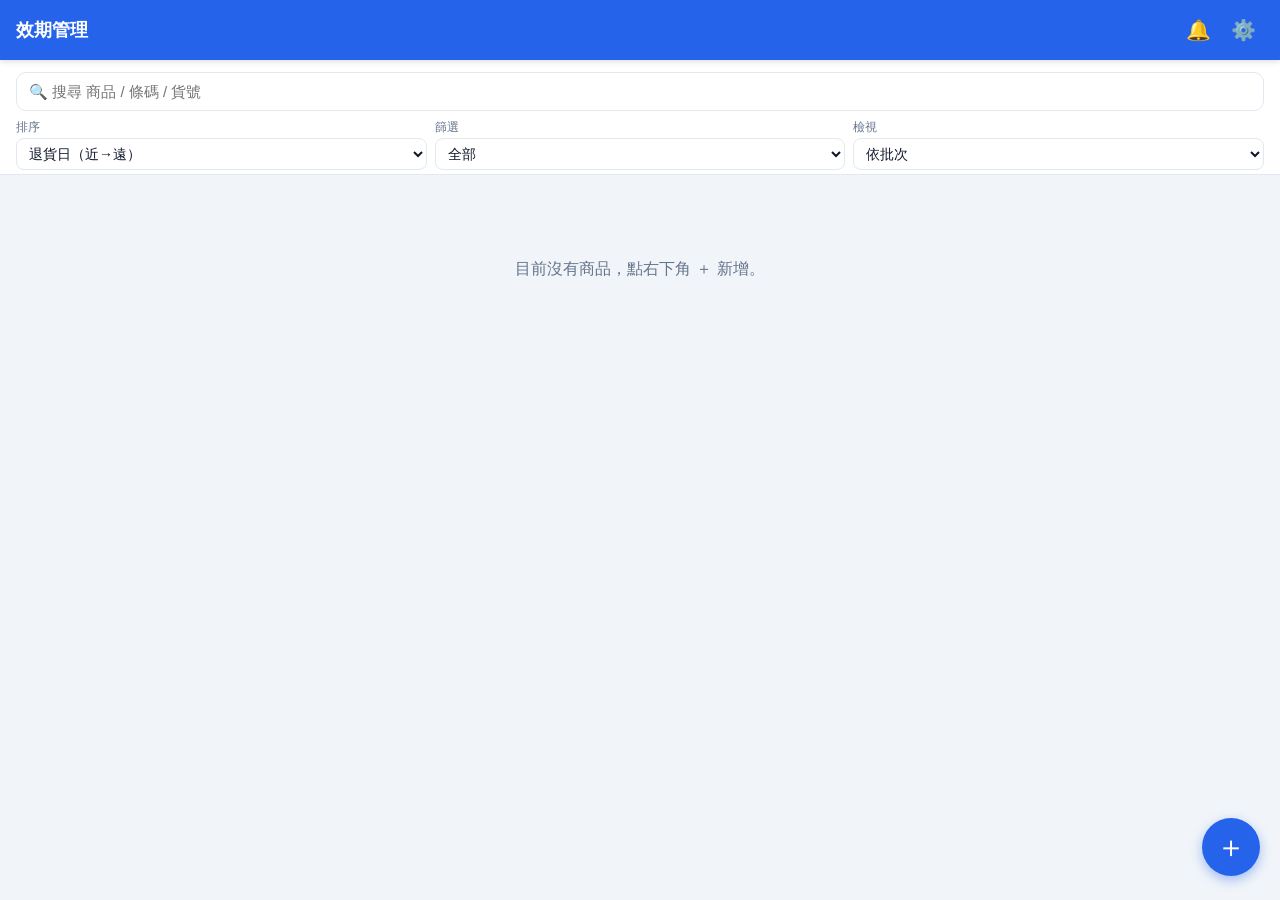
<file: index.html>
<!DOCTYPE html>
<html lang="zh-Hant">
<head>
  <meta charset="UTF-8" />
  <meta name="viewport" content="width=device-width, initial-scale=1.0, maximum-scale=1.0, user-scalable=no" />
  <meta name="theme-color" content="#2563eb" />
  <title>效期管理</title>
  <link rel="manifest" href="manifest.webmanifest" />
  <link rel="icon" href="icon.svg" type="image/svg+xml" />
  <link rel="apple-touch-icon" href="icon.svg" />
  <link rel="stylesheet" href="css/styles.css" />
</head>
<body>
  <!-- ===== 商品列表 ===== -->
  <section id="screen-list" class="screen active">
    <header class="appbar">
      <h1>效期管理</h1>
      <div class="appbar-actions">
        <button id="btn-open-alerts" class="icon-btn" title="提醒中心" aria-label="提醒中心">
          🔔<span id="alert-badge" class="badge" hidden>0</span>
        </button>
        <button id="btn-open-settings" class="icon-btn" title="設定" aria-label="設定">⚙️</button>
      </div>
    </header>

    <div class="toolbar">
      <input id="search-input" class="search" type="search" placeholder="🔍 搜尋 商品 / 條碼 / 貨號" />
      <div class="toolbar-row">
        <label class="select-wrap">排序
          <select id="sort-select">
            <option value="returnDate">退貨日（近→遠）</option>
            <option value="expiry">有效日期（近→遠）</option>
            <option value="created">建立時間（新→舊）</option>
            <option value="name">名稱</option>
          </select>
        </label>
        <label class="select-wrap">篩選
          <select id="filter-select">
            <option value="all">全部</option>
            <option value="overdue">已過退貨日</option>
            <option value="soon">即將到期(7天內)</option>
            <option value="safe">安全</option>
          </select>
        </label>
        <label class="select-wrap">檢視
          <select id="group-select">
            <option value="batch">依批次</option>
            <option value="product">依商品分組</option>
          </select>
        </label>
      </div>
    </div>

    <main id="list-container" class="list"></main>
    <p id="list-empty" class="empty" hidden>目前沒有商品，點右下角 ＋ 新增。</p>

    <button id="btn-add" class="fab" title="新增商品" aria-label="新增商品">＋</button>
  </section>

  <!-- ===== 新增 / 編輯 ===== -->
  <section id="screen-form" class="screen">
    <header class="appbar">
      <button class="icon-btn back-btn" data-back>←</button>
      <h1 id="form-title">新增商品</h1>
      <div class="appbar-actions">
        <button id="btn-save" class="text-btn">儲存</button>
      </div>
    </header>

    <form id="product-form" class="form" autocomplete="off">
      <input type="hidden" id="f-batch-id" />

      <fieldset>
        <legend>商品識別（條碼與貨號擇一）</legend>
        <div class="btn-row">
          <button type="button" id="btn-scan" class="chip-btn">📷 掃條碼</button>
          <span class="hint">或手動輸入下方欄位</span>
        </div>
        <label>國際條碼
          <input id="f-barcode" type="text" inputmode="numeric" placeholder="例如 4710xxxxxxxxx" />
        </label>
        <label>自設貨號（5~8 碼，可英數）
          <input id="f-code" type="text" maxlength="8" placeholder="例如 A12345" />
          <small id="code-error" class="field-error" hidden>貨號需為 5~8 碼英數字</small>
        </label>
      </fieldset>

      <fieldset>
        <legend>商品名稱</legend>
        <label>名稱
          <div class="input-with-btn">
            <input id="f-name" type="text" placeholder="例如 鮮奶 1L" />
            <button type="button" id="btn-voice-name" class="chip-btn" title="語音輸入">🎤</button>
          </div>
        </label>
      </fieldset>

      <fieldset>
        <legend>效期與提醒</legend>
        <label>有效日期
          <div class="input-with-btn">
            <input id="f-expiry" type="date" />
            <button type="button" id="btn-voice-date" class="chip-btn" title="語音口述日期">🎤</button>
          </div>
        </label>
        <label>提前提醒天數
          <input id="f-lead" type="number" min="0" max="3650" value="30" />
        </label>
        <p class="return-preview">退貨日：<strong id="return-preview">—</strong></p>
      </fieldset>

      <fieldset>
        <legend>其他</legend>
        <label>數量
          <input id="f-qty" type="number" min="0" value="1" />
        </label>
        <label>備註
          <input id="f-note" type="text" placeholder="例如 冷藏櫃 A 區" />
        </label>
      </fieldset>

    </form>
  </section>

  <!-- ===== 商品詳情 ===== -->
  <section id="screen-detail" class="screen">
    <header class="appbar">
      <button class="icon-btn back-btn" data-back>←</button>
      <h1>商品詳情</h1>
      <div class="appbar-actions">
        <button id="btn-edit" class="text-btn">編輯</button>
        <button id="btn-delete" class="text-btn danger">刪除</button>
      </div>
    </header>
    <main id="detail-container" class="detail"></main>
  </section>

  <!-- ===== 提醒中心 ===== -->
  <section id="screen-alerts" class="screen">
    <header class="appbar">
      <button class="icon-btn back-btn" data-back>←</button>
      <h1>提醒中心</h1>
    </header>
    <div id="bulk-calendar-bar" class="bulk-bar" hidden>
      <button id="btn-bulk-calendar" class="block-btn">📅 批量加入所有到期商品至行事曆</button>
    </div>
    <main id="alerts-container" class="list"></main>
  </section>

  <!-- ===== 設定 ===== -->
  <section id="screen-settings" class="screen">
    <header class="appbar">
      <button class="icon-btn back-btn" data-back>←</button>
      <h1>設定</h1>
    </header>
    <main class="settings">
      <label class="row">預設提前提醒天數
        <input id="s-lead" type="number" min="0" max="3650" />
      </label>
      <label class="row">每日提醒時間
        <input id="s-time" type="time" />
      </label>
      <label class="row">通知開關
        <input id="s-notify" type="checkbox" />
      </label>
      <button id="btn-test-notify" class="block-btn">🔔 發送測試通知</button>
      <p class="notify-tip">💡 建議搭配行事曆提醒：行事曆的提醒聲音更穩定，不受瀏覽器限制。新增商品時系統會自動詢問是否加入行事曆。</p>

      <h2>資料備份 / 還原</h2>
      <button id="btn-export" class="block-btn">⬆️ 匯出備份檔</button>
      <label class="block-btn file-label">⬇️ 從備份還原
        <input id="import-file" type="file" accept="application/json" hidden />
      </label>

      <p class="version">版本 1.5（2026-06-03）</p>
    </main>
  </section>

  <!-- ===== 掃碼覆蓋層 ===== -->
  <div id="scan-overlay" class="overlay" hidden>
    <div class="scan-box">
      <video id="scan-video" playsinline></video>
      <div class="scan-frame"></div>
    </div>
    <p id="scan-hint" class="scan-hint">把條碼對準框內即可自動辨識</p>
    <div class="btn-row center">
      <button id="btn-scan-manual" class="chip-btn">⌨️ 改用手動輸入</button>
      <button id="btn-scan-close" class="chip-btn">關閉</button>
    </div>
  </div>

  <!-- ===== 行事曆提醒對話框 ===== -->
  <div id="calendar-modal" class="modal-overlay" hidden>
    <div class="modal-card">
      <div class="modal-emoji">📅</div>
      <h2>加入退貨日提醒</h2>
      <p>行事曆提醒比 App 通知更可靠<br>到期當天會有聲音提醒您。</p>
      <p id="modal-product-name" class="modal-product-name"></p>
      <button id="btn-modal-calendar" class="modal-btn-primary">加入行事曆</button>
      <button id="btn-modal-skip" class="modal-btn-secondary">暫時略過</button>
    </div>
  </div>

  <!-- 新版本提示橫幅 -->
  <div id="update-banner" class="update-banner" hidden>
    <span>🆕 有新版本可用</span>
    <button id="btn-update">立即更新</button>
  </div>

  <!-- 提示訊息 -->
  <div id="toast" class="toast" hidden></div>

  <!-- ZXing：iPhone 等不支援原生 BarcodeDetector 時的備援掃碼引擎 -->
  <script src="js/zxing.min.js"></script>
  <script src="js/app.js"></script>
</body>
</html>
</file>
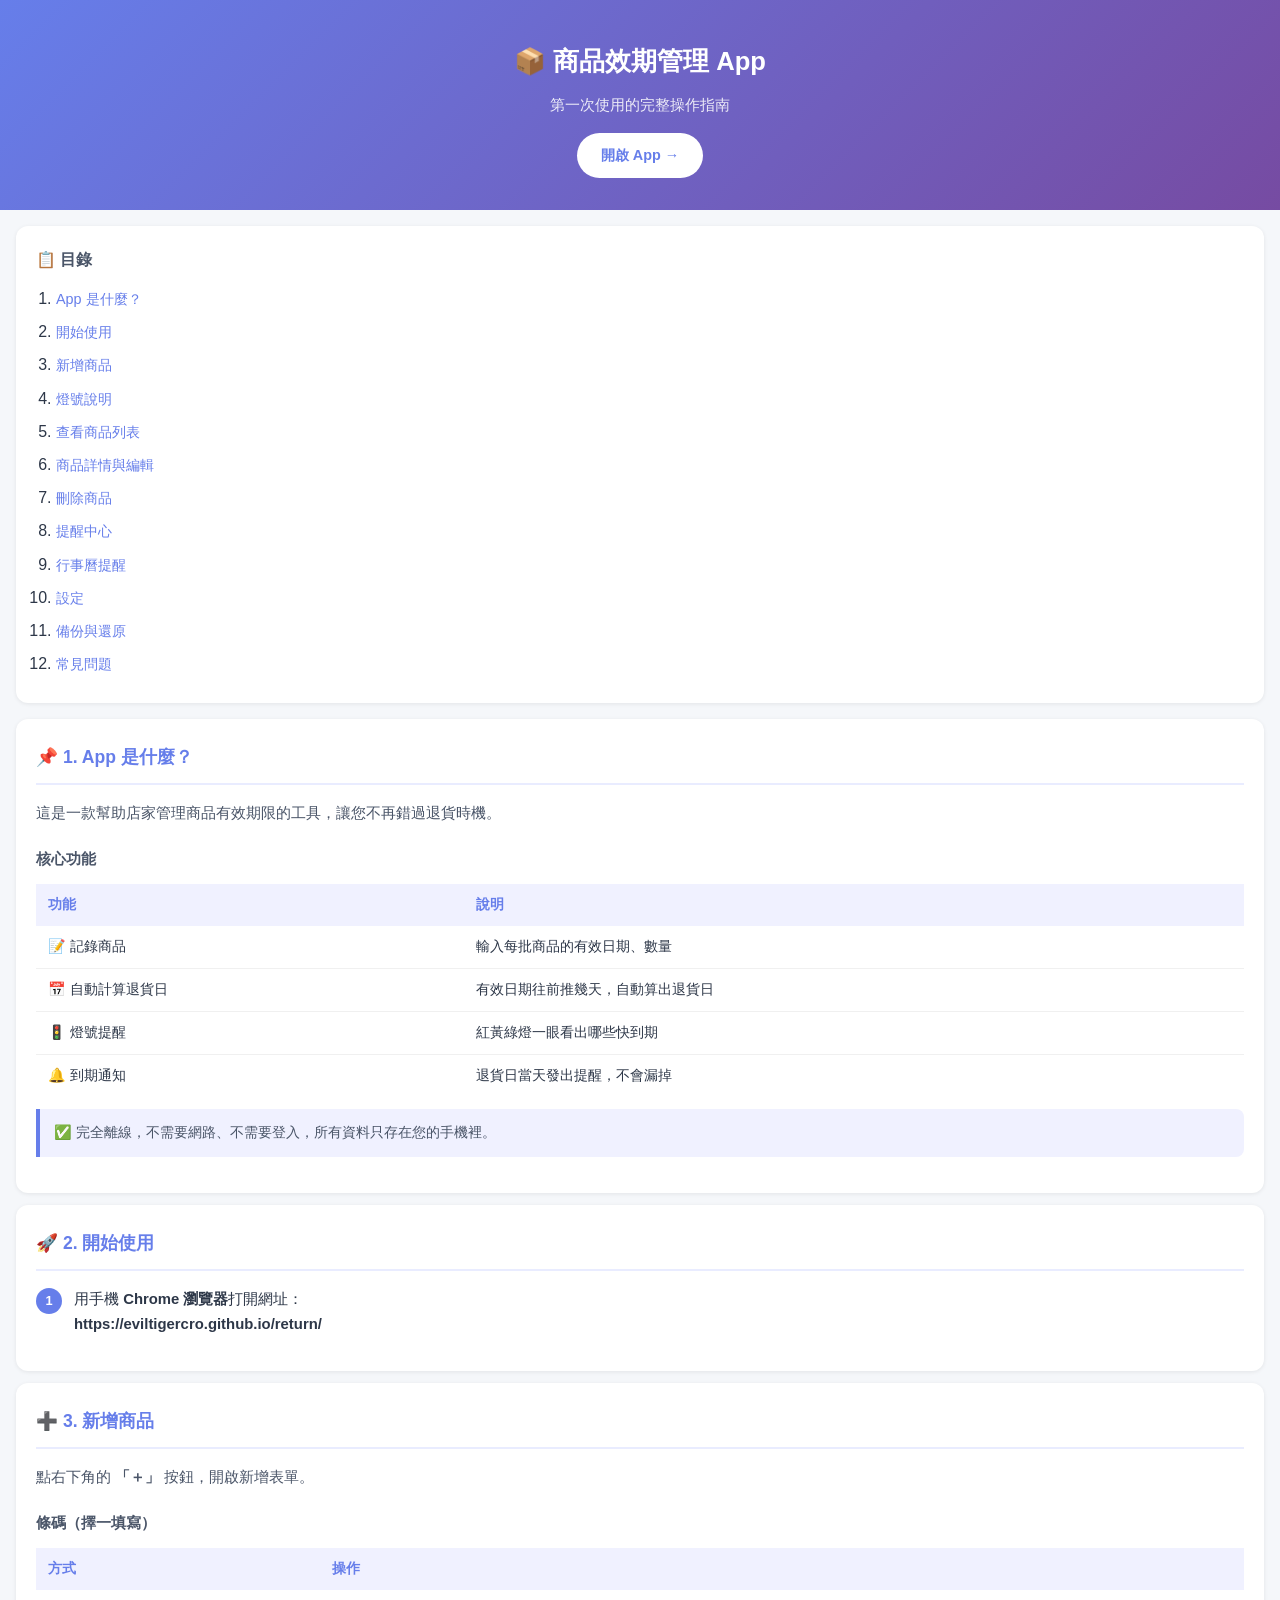
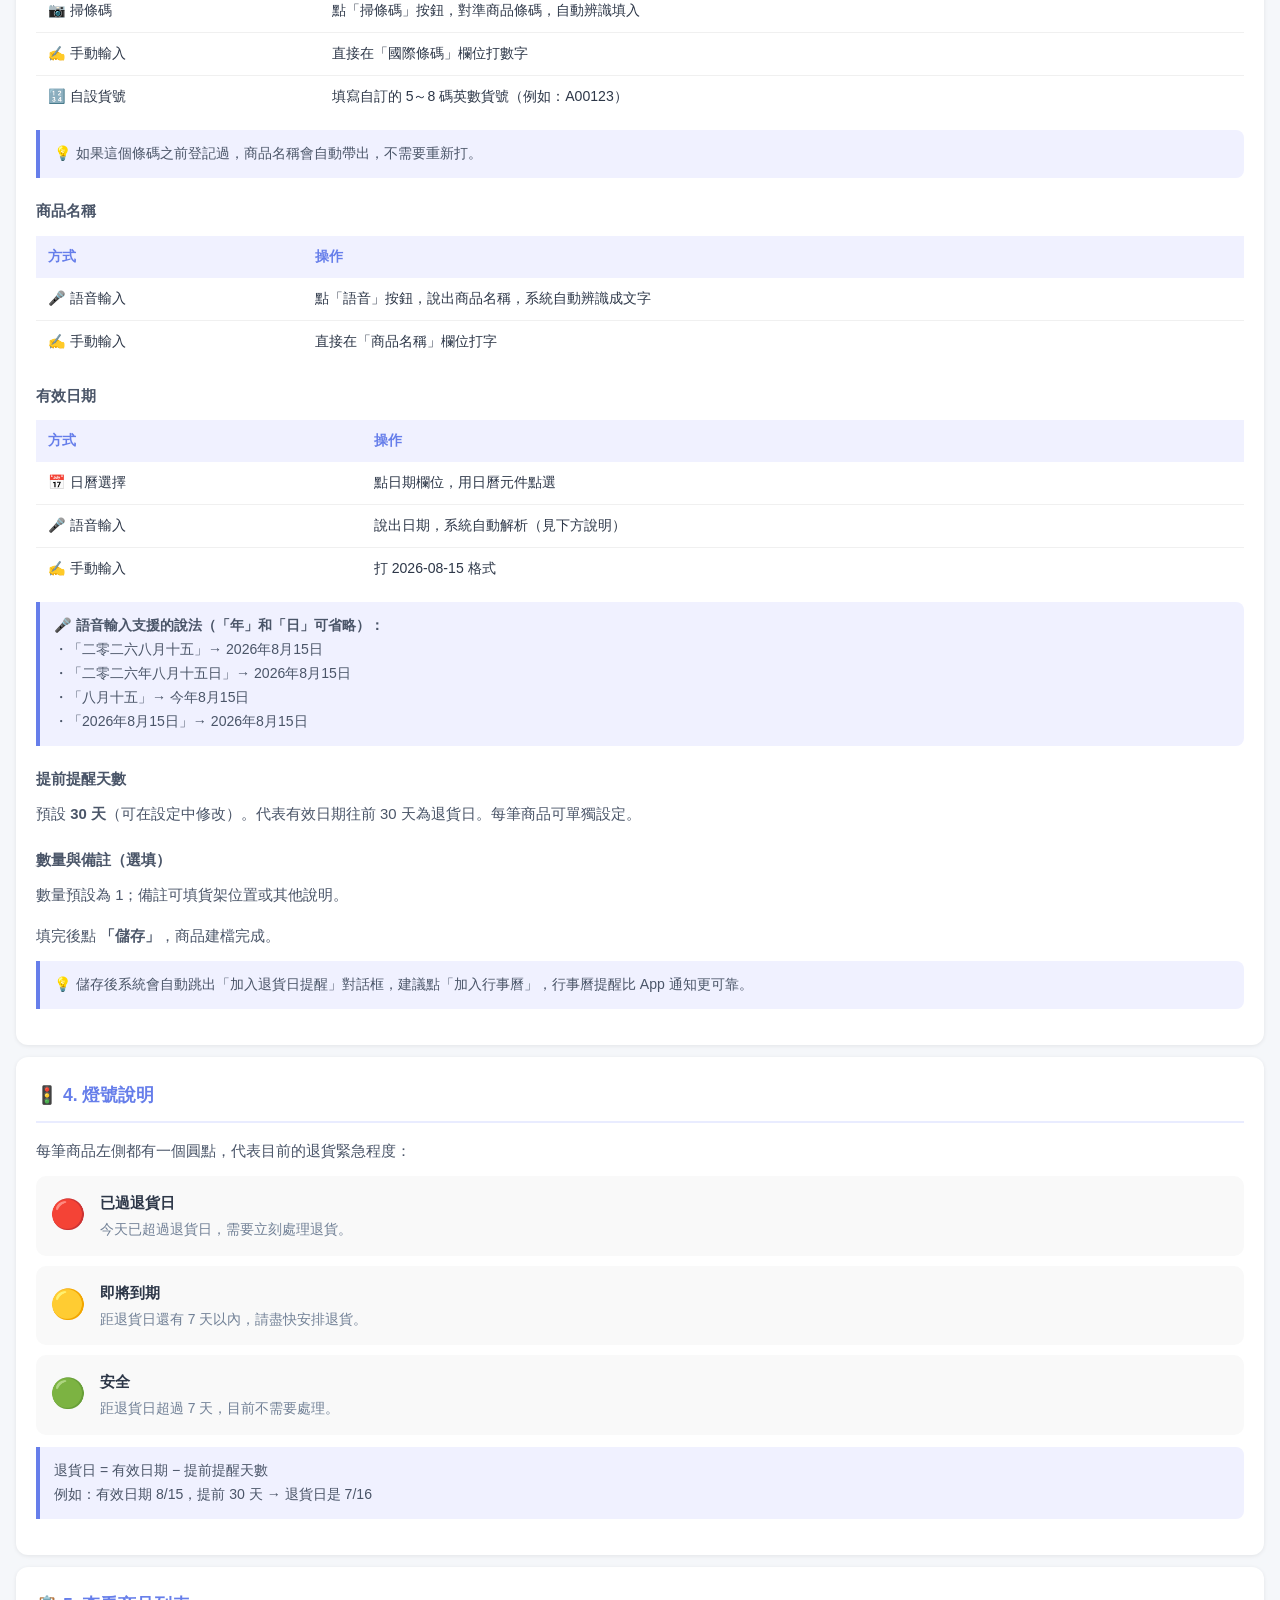
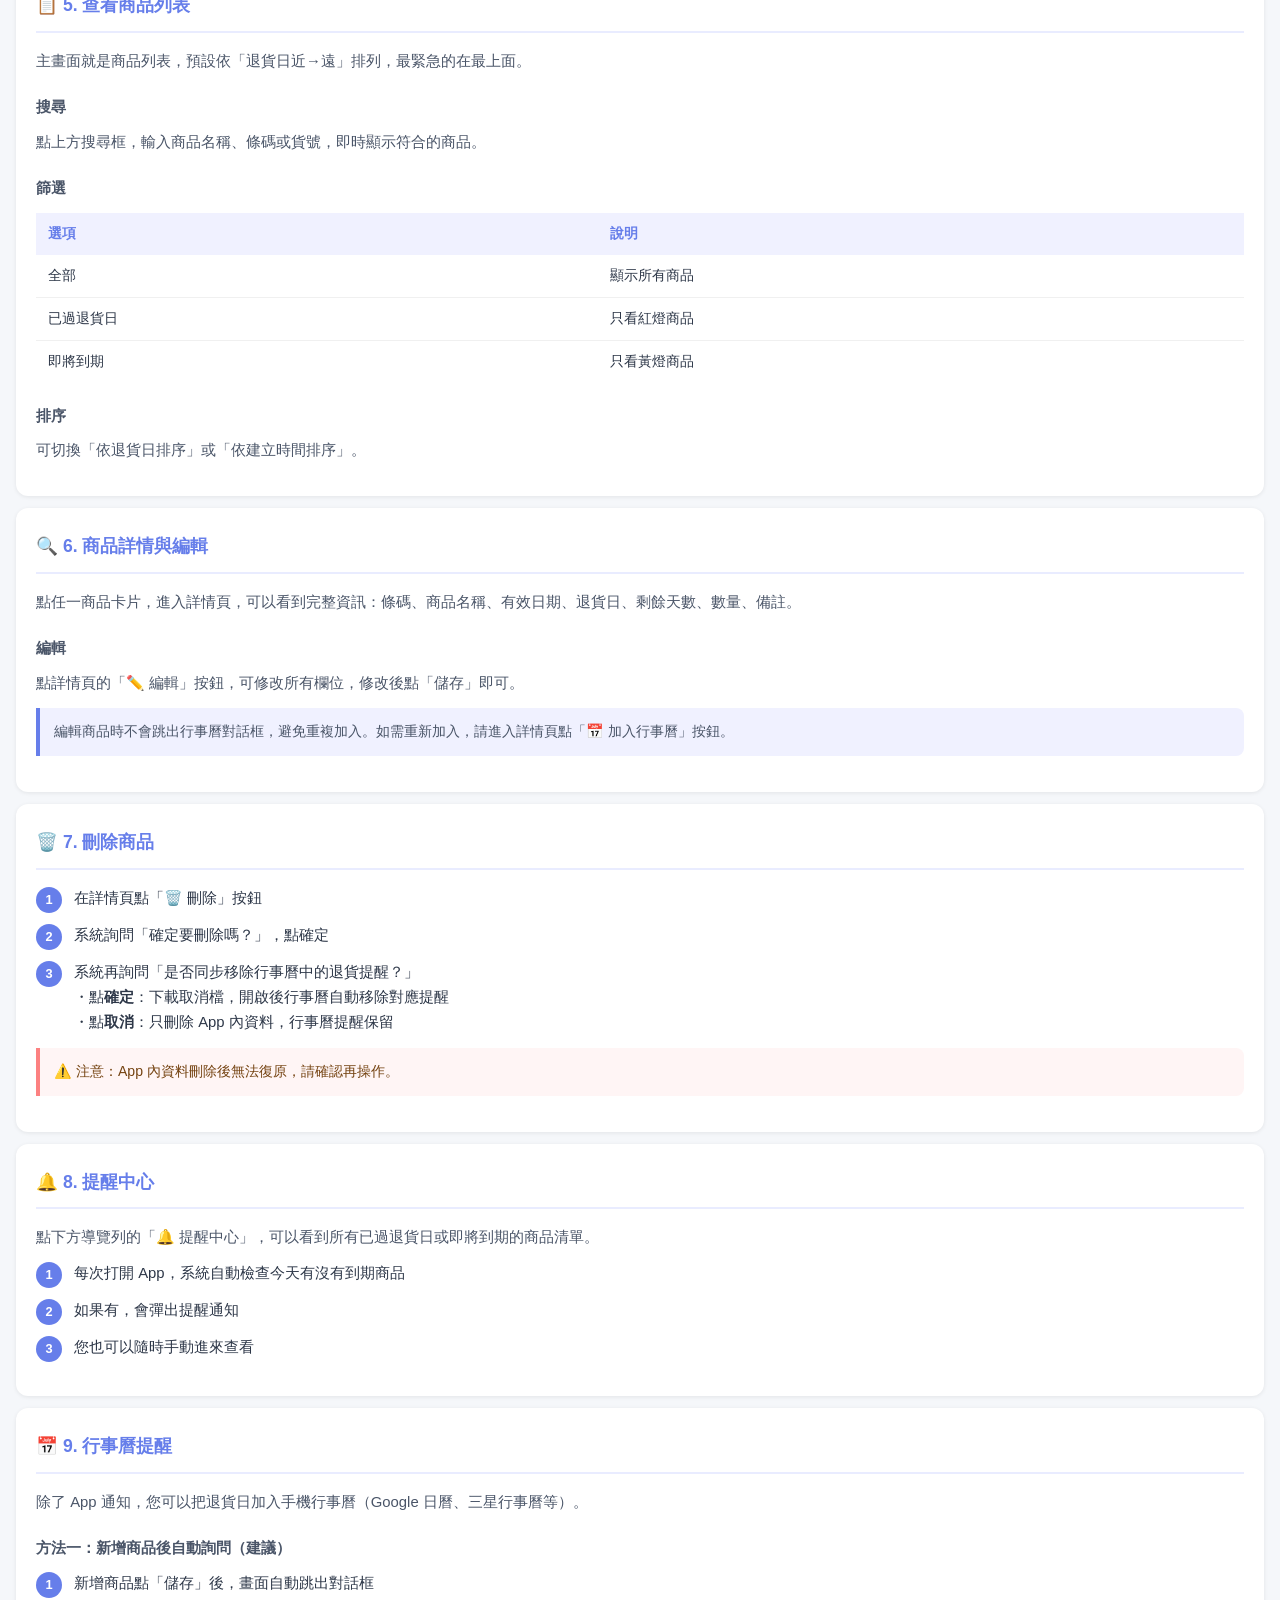
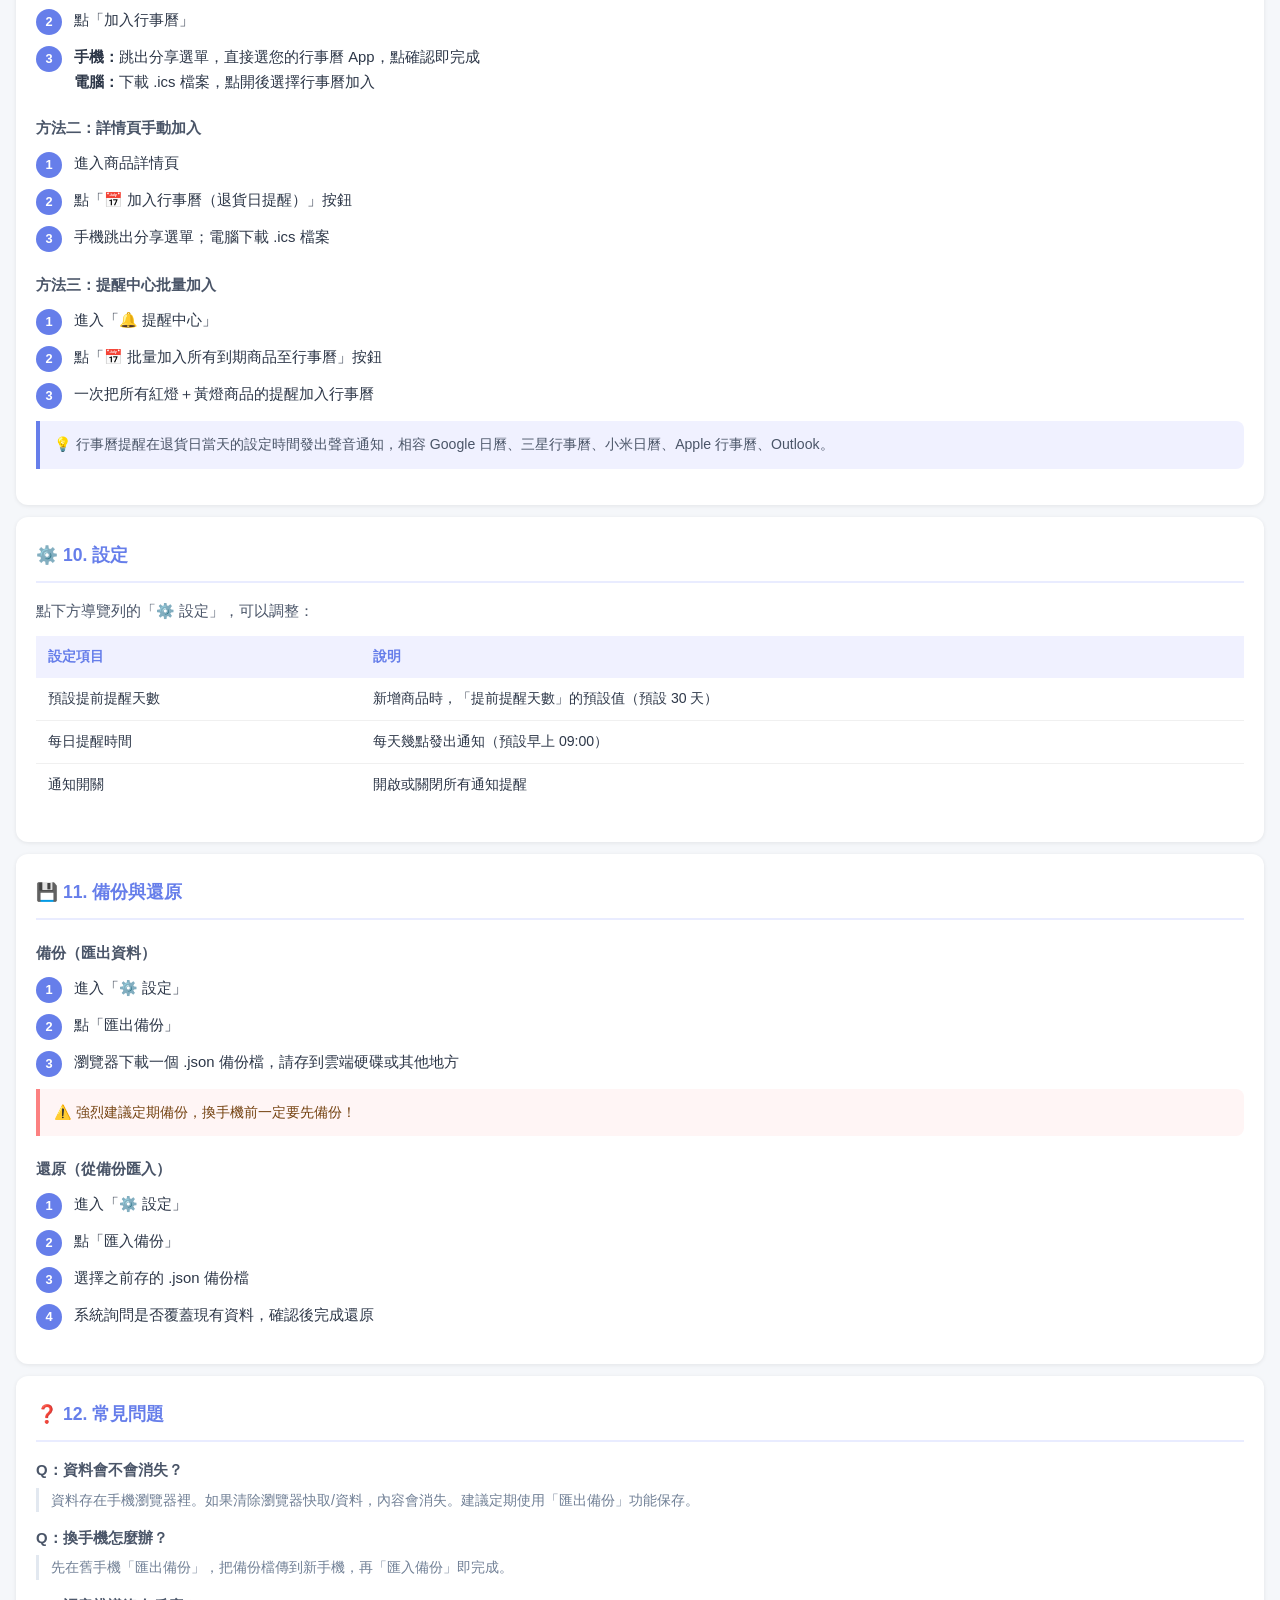
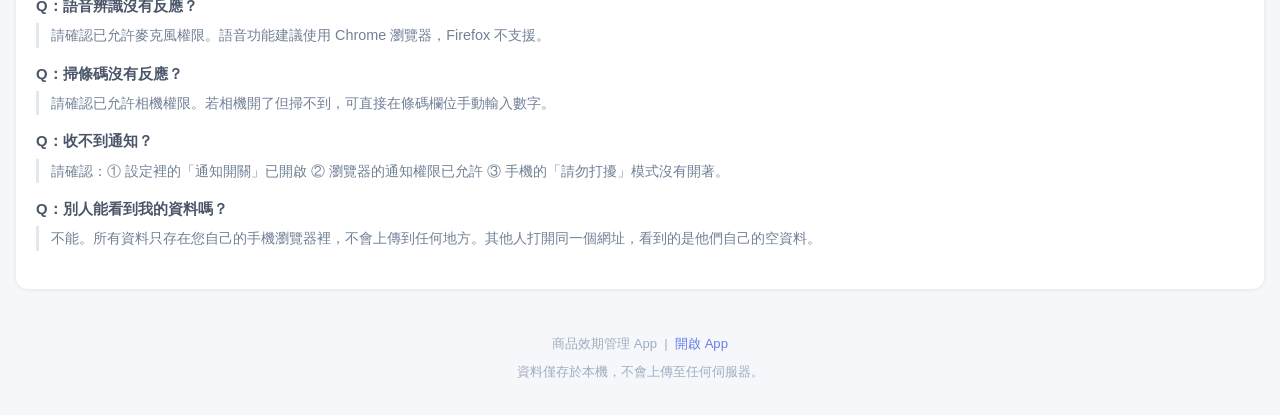
<file: guide.html>
<!DOCTYPE html>
<html lang="zh-TW">
<head>
  <meta charset="UTF-8">
  <meta name="viewport" content="width=device-width, initial-scale=1.0">
  <title>商品效期管理 App — 操作指南</title>
  <style>
    * { box-sizing: border-box; margin: 0; padding: 0; }

    body {
      font-family: -apple-system, BlinkMacSystemFont, "Segoe UI", "Noto Sans TC", sans-serif;
      background: #f5f7fa;
      color: #2d3748;
      line-height: 1.7;
    }

    /* 頂部標題區 */
    .hero {
      background: linear-gradient(135deg, #667eea 0%, #764ba2 100%);
      color: white;
      padding: 40px 20px 32px;
      text-align: center;
    }
    .hero h1 { font-size: 1.6rem; font-weight: 700; margin-bottom: 8px; }
    .hero p  { font-size: 0.95rem; opacity: 0.88; }
    .hero .app-link {
      display: inline-block;
      margin-top: 16px;
      padding: 10px 24px;
      background: white;
      color: #667eea;
      border-radius: 24px;
      font-weight: 700;
      font-size: 0.9rem;
      text-decoration: none;
    }

    /* 目錄 */
    .toc {
      background: white;
      margin: 16px;
      border-radius: 12px;
      padding: 20px;
      box-shadow: 0 1px 4px rgba(0,0,0,0.08);
    }
    .toc h2 { font-size: 1rem; margin-bottom: 12px; color: #4a5568; }
    .toc ol  { padding-left: 20px; }
    .toc li  { margin: 6px 0; }
    .toc a   { color: #667eea; text-decoration: none; font-size: 0.9rem; }
    .toc a:hover { text-decoration: underline; }

    /* 章節 */
    .section {
      background: white;
      margin: 12px 16px;
      border-radius: 12px;
      padding: 24px 20px;
      box-shadow: 0 1px 4px rgba(0,0,0,0.08);
    }
    .section h2 {
      font-size: 1.1rem;
      font-weight: 700;
      color: #667eea;
      margin-bottom: 16px;
      padding-bottom: 10px;
      border-bottom: 2px solid #e9ecff;
      display: flex;
      align-items: center;
      gap: 8px;
    }
    .section h3 {
      font-size: 0.95rem;
      font-weight: 700;
      color: #4a5568;
      margin: 20px 0 10px;
    }
    .section p  { font-size: 0.93rem; margin: 8px 0; color: #4a5568; }

    /* 表格 */
    table {
      width: 100%;
      border-collapse: collapse;
      font-size: 0.88rem;
      margin: 12px 0;
    }
    th {
      background: #f0f1ff;
      color: #667eea;
      padding: 9px 12px;
      text-align: left;
      font-weight: 700;
    }
    td { padding: 9px 12px; border-bottom: 1px solid #f0f0f0; vertical-align: top; }
    tr:last-child td { border-bottom: none; }

    /* 步驟列表 */
    .steps { padding-left: 0; list-style: none; }
    .steps li {
      display: flex;
      gap: 12px;
      margin: 10px 0;
      font-size: 0.93rem;
    }
    .steps li .num {
      flex-shrink: 0;
      width: 26px;
      height: 26px;
      background: #667eea;
      color: white;
      border-radius: 50%;
      display: flex;
      align-items: center;
      justify-content: center;
      font-size: 0.8rem;
      font-weight: 700;
      margin-top: 1px;
    }

    /* 提示框 */
    .tip {
      background: #f0f1ff;
      border-left: 4px solid #667eea;
      border-radius: 0 8px 8px 0;
      padding: 12px 14px;
      font-size: 0.88rem;
      color: #4a5568;
      margin: 12px 0;
    }
    .warn {
      background: #fff5f5;
      border-left: 4px solid #fc8181;
      border-radius: 0 8px 8px 0;
      padding: 12px 14px;
      font-size: 0.88rem;
      color: #744210;
      margin: 12px 0;
    }

    /* 燈號卡片 */
    .lights { display: flex; flex-direction: column; gap: 10px; margin: 12px 0; }
    .light-card {
      display: flex;
      align-items: flex-start;
      gap: 14px;
      background: #f9f9f9;
      border-radius: 10px;
      padding: 14px;
    }
    .light-dot { font-size: 1.8rem; flex-shrink: 0; }
    .light-card .title { font-weight: 700; font-size: 0.95rem; margin-bottom: 2px; }
    .light-card .desc  { font-size: 0.87rem; color: #718096; }

    /* FAQ */
    .faq-item { margin: 14px 0; }
    .faq-q { font-weight: 700; font-size: 0.93rem; color: #4a5568; margin-bottom: 4px; }
    .faq-a { font-size: 0.9rem; color: #718096; padding-left: 12px; border-left: 3px solid #e2e8f0; }

    /* 頁尾 */
    footer {
      text-align: center;
      padding: 32px 20px;
      font-size: 0.82rem;
      color: #a0aec0;
    }
    footer a { color: #667eea; text-decoration: none; }
  </style>
</head>
<body>

<!-- 頂部標題 -->
<div class="hero">
  <h1>📦 商品效期管理 App</h1>
  <p>第一次使用的完整操作指南</p>
  <a class="app-link" href="https://eviltigercro.github.io/return/" target="_blank">開啟 App →</a>
</div>

<!-- 目錄 -->
<div class="toc">
  <h2>📋 目錄</h2>
  <ol>
    <li><a href="#s1">App 是什麼？</a></li>
    <li><a href="#s2">開始使用</a></li>
    <li><a href="#s3">新增商品</a></li>
    <li><a href="#s4">燈號說明</a></li>
    <li><a href="#s5">查看商品列表</a></li>
    <li><a href="#s6">商品詳情與編輯</a></li>
    <li><a href="#s7">刪除商品</a></li>
    <li><a href="#s8">提醒中心</a></li>
    <li><a href="#s9">行事曆提醒</a></li>
    <li><a href="#s10">設定</a></li>
    <li><a href="#s11">備份與還原</a></li>
    <li><a href="#s12">常見問題</a></li>
  </ol>
</div>

<!-- 1. App 是什麼 -->
<div class="section" id="s1">
  <h2>📌 1. App 是什麼？</h2>
  <p>這是一款幫助店家管理商品有效期限的工具，讓您不再錯過退貨時機。</p>
  <h3>核心功能</h3>
  <table>
    <tr><th>功能</th><th>說明</th></tr>
    <tr><td>📝 記錄商品</td><td>輸入每批商品的有效日期、數量</td></tr>
    <tr><td>📅 自動計算退貨日</td><td>有效日期往前推幾天，自動算出退貨日</td></tr>
    <tr><td>🚦 燈號提醒</td><td>紅黃綠燈一眼看出哪些快到期</td></tr>
    <tr><td>🔔 到期通知</td><td>退貨日當天發出提醒，不會漏掉</td></tr>
  </table>
  <div class="tip">✅ 完全離線，不需要網路、不需要登入，所有資料只存在您的手機裡。</div>
</div>

<!-- 2. 開始使用 -->
<div class="section" id="s2">
  <h2>🚀 2. 開始使用</h2>
  <ul class="steps">
    <li><span class="num">1</span><div>用手機 <strong>Chrome 瀏覽器</strong>打開網址：<br><strong>https://eviltigercro.github.io/return/</strong></div></li>
  </ul>
</div>

<!-- 3. 新增商品 -->
<div class="section" id="s3">
  <h2>➕ 3. 新增商品</h2>
  <p>點右下角的 <strong>「＋」</strong> 按鈕，開啟新增表單。</p>

  <h3>條碼（擇一填寫）</h3>
  <table>
    <tr><th>方式</th><th>操作</th></tr>
    <tr><td>📷 掃條碼</td><td>點「掃條碼」按鈕，對準商品條碼，自動辨識填入</td></tr>
    <tr><td>✍️ 手動輸入</td><td>直接在「國際條碼」欄位打數字</td></tr>
    <tr><td>🔢 自設貨號</td><td>填寫自訂的 5～8 碼英數貨號（例如：A00123）</td></tr>
  </table>
  <div class="tip">💡 如果這個條碼之前登記過，商品名稱會自動帶出，不需要重新打。</div>

  <h3>商品名稱</h3>
  <table>
    <tr><th>方式</th><th>操作</th></tr>
    <tr><td>🎤 語音輸入</td><td>點「語音」按鈕，說出商品名稱，系統自動辨識成文字</td></tr>
    <tr><td>✍️ 手動輸入</td><td>直接在「商品名稱」欄位打字</td></tr>
  </table>

  <h3>有效日期</h3>
  <table>
    <tr><th>方式</th><th>操作</th></tr>
    <tr><td>📅 日曆選擇</td><td>點日期欄位，用日曆元件點選</td></tr>
    <tr><td>🎤 語音輸入</td><td>說出日期，系統自動解析（見下方說明）</td></tr>
    <tr><td>✍️ 手動輸入</td><td>打 2026-08-15 格式</td></tr>
  </table>
  <div class="tip">
    🎤 <strong>語音輸入支援的說法（「年」和「日」可省略）：</strong><br>
    ・「二零二六八月十五」→ 2026年8月15日<br>
    ・「二零二六年八月十五日」→ 2026年8月15日<br>
    ・「八月十五」→ 今年8月15日<br>
    ・「2026年8月15日」→ 2026年8月15日
  </div>

  <h3>提前提醒天數</h3>
  <p>預設 <strong>30 天</strong>（可在設定中修改）。代表有效日期往前 30 天為退貨日。每筆商品可單獨設定。</p>

  <h3>數量與備註（選填）</h3>
  <p>數量預設為 1；備註可填貨架位置或其他說明。</p>

  <p style="margin-top:16px;">填完後點 <strong>「儲存」</strong>，商品建檔完成。</p>
  <div class="tip">💡 儲存後系統會自動跳出「加入退貨日提醒」對話框，建議點「加入行事曆」，行事曆提醒比 App 通知更可靠。</div>
</div>

<!-- 4. 燈號說明 -->
<div class="section" id="s4">
  <h2>🚦 4. 燈號說明</h2>
  <p>每筆商品左側都有一個圓點，代表目前的退貨緊急程度：</p>
  <div class="lights">
    <div class="light-card">
      <div class="light-dot">🔴</div>
      <div>
        <div class="title">已過退貨日</div>
        <div class="desc">今天已超過退貨日，需要立刻處理退貨。</div>
      </div>
    </div>
    <div class="light-card">
      <div class="light-dot">🟡</div>
      <div>
        <div class="title">即將到期</div>
        <div class="desc">距退貨日還有 7 天以內，請盡快安排退貨。</div>
      </div>
    </div>
    <div class="light-card">
      <div class="light-dot">🟢</div>
      <div>
        <div class="title">安全</div>
        <div class="desc">距退貨日超過 7 天，目前不需要處理。</div>
      </div>
    </div>
  </div>
  <div class="tip">退貨日 = 有效日期 − 提前提醒天數<br>例如：有效日期 8/15，提前 30 天 → 退貨日是 7/16</div>
</div>

<!-- 5. 查看商品列表 -->
<div class="section" id="s5">
  <h2>📋 5. 查看商品列表</h2>
  <p>主畫面就是商品列表，預設依「退貨日近→遠」排列，最緊急的在最上面。</p>

  <h3>搜尋</h3>
  <p>點上方搜尋框，輸入商品名稱、條碼或貨號，即時顯示符合的商品。</p>

  <h3>篩選</h3>
  <table>
    <tr><th>選項</th><th>說明</th></tr>
    <tr><td>全部</td><td>顯示所有商品</td></tr>
    <tr><td>已過退貨日</td><td>只看紅燈商品</td></tr>
    <tr><td>即將到期</td><td>只看黃燈商品</td></tr>
  </table>

  <h3>排序</h3>
  <p>可切換「依退貨日排序」或「依建立時間排序」。</p>
</div>

<!-- 6. 商品詳情與編輯 -->
<div class="section" id="s6">
  <h2>🔍 6. 商品詳情與編輯</h2>
  <p>點任一商品卡片，進入詳情頁，可以看到完整資訊：條碼、商品名稱、有效日期、退貨日、剩餘天數、數量、備註。</p>

  <h3>編輯</h3>
  <p>點詳情頁的「✏️ 編輯」按鈕，可修改所有欄位，修改後點「儲存」即可。</p>
  <div class="tip">編輯商品時不會跳出行事曆對話框，避免重複加入。如需重新加入，請進入詳情頁點「📅 加入行事曆」按鈕。</div>
</div>

<!-- 7. 刪除商品 -->
<div class="section" id="s7">
  <h2>🗑️ 7. 刪除商品</h2>
  <ul class="steps">
    <li><span class="num">1</span><div>在詳情頁點「🗑️ 刪除」按鈕</div></li>
    <li><span class="num">2</span><div>系統詢問「確定要刪除嗎？」，點確定</div></li>
    <li><span class="num">3</span><div>系統再詢問「是否同步移除行事曆中的退貨提醒？」<br>
      ・點<strong>確定</strong>：下載取消檔，開啟後行事曆自動移除對應提醒<br>
      ・點<strong>取消</strong>：只刪除 App 內資料，行事曆提醒保留</div></li>
  </ul>
  <div class="warn">⚠️ 注意：App 內資料刪除後無法復原，請確認再操作。</div>
</div>

<!-- 8. 提醒中心 -->
<div class="section" id="s8">
  <h2>🔔 8. 提醒中心</h2>
  <p>點下方導覽列的「🔔 提醒中心」，可以看到所有已過退貨日或即將到期的商品清單。</p>
  <ul class="steps">
    <li><span class="num">1</span><div>每次打開 App，系統自動檢查今天有沒有到期商品</div></li>
    <li><span class="num">2</span><div>如果有，會彈出提醒通知</div></li>
    <li><span class="num">3</span><div>您也可以隨時手動進來查看</div></li>
  </ul>
</div>

<!-- 9. 行事曆提醒 -->
<div class="section" id="s9">
  <h2>📅 9. 行事曆提醒</h2>
  <p>除了 App 通知，您可以把退貨日加入手機行事曆（Google 日曆、三星行事曆等）。</p>

  <h3>方法一：新增商品後自動詢問（建議）</h3>
  <ul class="steps">
    <li><span class="num">1</span><div>新增商品點「儲存」後，畫面自動跳出對話框</div></li>
    <li><span class="num">2</span><div>點「加入行事曆」</div></li>
    <li><span class="num">3</span><div>
      <strong>手機：</strong>跳出分享選單，直接選您的行事曆 App，點確認即完成<br>
      <strong>電腦：</strong>下載 .ics 檔案，點開後選擇行事曆加入
    </div></li>
  </ul>

  <h3>方法二：詳情頁手動加入</h3>
  <ul class="steps">
    <li><span class="num">1</span><div>進入商品詳情頁</div></li>
    <li><span class="num">2</span><div>點「📅 加入行事曆（退貨日提醒）」按鈕</div></li>
    <li><span class="num">3</span><div>手機跳出分享選單；電腦下載 .ics 檔案</div></li>
  </ul>

  <h3>方法三：提醒中心批量加入</h3>
  <ul class="steps">
    <li><span class="num">1</span><div>進入「🔔 提醒中心」</div></li>
    <li><span class="num">2</span><div>點「📅 批量加入所有到期商品至行事曆」按鈕</div></li>
    <li><span class="num">3</span><div>一次把所有紅燈＋黃燈商品的提醒加入行事曆</div></li>
  </ul>

  <div class="tip">💡 行事曆提醒在退貨日當天的設定時間發出聲音通知，相容 Google 日曆、三星行事曆、小米日曆、Apple 行事曆、Outlook。</div>
</div>

<!-- 10. 設定 -->
<div class="section" id="s10">
  <h2>⚙️ 10. 設定</h2>
  <p>點下方導覽列的「⚙️ 設定」，可以調整：</p>
  <table>
    <tr><th>設定項目</th><th>說明</th></tr>
    <tr><td>預設提前提醒天數</td><td>新增商品時，「提前提醒天數」的預設值（預設 30 天）</td></tr>
    <tr><td>每日提醒時間</td><td>每天幾點發出通知（預設早上 09:00）</td></tr>
    <tr><td>通知開關</td><td>開啟或關閉所有通知提醒</td></tr>
  </table>
</div>

<!-- 11. 備份與還原 -->
<div class="section" id="s11">
  <h2>💾 11. 備份與還原</h2>

  <h3>備份（匯出資料）</h3>
  <ul class="steps">
    <li><span class="num">1</span><div>進入「⚙️ 設定」</div></li>
    <li><span class="num">2</span><div>點「匯出備份」</div></li>
    <li><span class="num">3</span><div>瀏覽器下載一個 .json 備份檔，請存到雲端硬碟或其他地方</div></li>
  </ul>
  <div class="warn">⚠️ 強烈建議定期備份，換手機前一定要先備份！</div>

  <h3>還原（從備份匯入）</h3>
  <ul class="steps">
    <li><span class="num">1</span><div>進入「⚙️ 設定」</div></li>
    <li><span class="num">2</span><div>點「匯入備份」</div></li>
    <li><span class="num">3</span><div>選擇之前存的 .json 備份檔</div></li>
    <li><span class="num">4</span><div>系統詢問是否覆蓋現有資料，確認後完成還原</div></li>
  </ul>
</div>

<!-- 12. 常見問題 -->
<div class="section" id="s12">
  <h2>❓ 12. 常見問題</h2>

  <div class="faq-item">
    <div class="faq-q">Q：資料會不會消失？</div>
    <div class="faq-a">資料存在手機瀏覽器裡。如果清除瀏覽器快取/資料，內容會消失。建議定期使用「匯出備份」功能保存。</div>
  </div>

  <div class="faq-item">
    <div class="faq-q">Q：換手機怎麼辦？</div>
    <div class="faq-a">先在舊手機「匯出備份」，把備份檔傳到新手機，再「匯入備份」即完成。</div>
  </div>

  <div class="faq-item">
    <div class="faq-q">Q：語音辨識沒有反應？</div>
    <div class="faq-a">請確認已允許麥克風權限。語音功能建議使用 Chrome 瀏覽器，Firefox 不支援。</div>
  </div>

  <div class="faq-item">
    <div class="faq-q">Q：掃條碼沒有反應？</div>
    <div class="faq-a">請確認已允許相機權限。若相機開了但掃不到，可直接在條碼欄位手動輸入數字。</div>
  </div>

  <div class="faq-item">
    <div class="faq-q">Q：收不到通知？</div>
    <div class="faq-a">請確認：① 設定裡的「通知開關」已開啟 ② 瀏覽器的通知權限已允許 ③ 手機的「請勿打擾」模式沒有開著。</div>
  </div>

  <div class="faq-item">
    <div class="faq-q">Q：別人能看到我的資料嗎？</div>
    <div class="faq-a">不能。所有資料只存在您自己的手機瀏覽器裡，不會上傳到任何地方。其他人打開同一個網址，看到的是他們自己的空資料。</div>
  </div>

</div>

<footer>
  <p>商品效期管理 App &nbsp;|&nbsp; <a href="https://eviltigercro.github.io/return/" target="_blank">開啟 App</a></p>
  <p style="margin-top:6px;">資料僅存於本機，不會上傳至任何伺服器。</p>
</footer>

</body>
</html>
</file>
<file: css/styles.css>
:root {
  --blue: #2563eb;
  --red: #dc2626;
  --yellow: #d97706;
  --green: #16a34a;
  --bg: #f1f5f9;
  --card: #ffffff;
  --text: #0f172a;
  --muted: #64748b;
  --border: #e2e8f0;
}

* { box-sizing: border-box; -webkit-tap-highlight-color: transparent; }

/* 確保 hidden 屬性的優先級高於任何 display 設定 */
[hidden] { display: none !important; }

html, body {
  margin: 0;
  padding: 0;
  background: var(--bg);
  color: var(--text);
  font-family: "Noto Sans TC", "Microsoft JhengHei", system-ui, -apple-system, sans-serif;
  font-size: 16px;
}

/* ===== 畫面切換 ===== */
.screen { display: none; min-height: 100vh; padding-bottom: 32px; }
.screen.active { display: block; }

/* ===== App Bar ===== */
.appbar {
  position: sticky;
  top: 0;
  z-index: 10;
  display: flex;
  align-items: center;
  gap: 8px;
  padding: 12px 16px;
  background: var(--blue);
  color: #fff;
  box-shadow: 0 2px 6px rgba(0,0,0,.12);
}
.appbar h1 { font-size: 18px; margin: 0; flex: 1; font-weight: 600; }
.appbar-actions { display: flex; gap: 4px; align-items: center; }
.icon-btn {
  background: transparent; border: 0; color: #fff;
  font-size: 20px; padding: 6px 8px; cursor: pointer; position: relative;
  border-radius: 8px;
}
.icon-btn:active { background: rgba(255,255,255,.2); }
.back-btn { font-size: 22px; }
.text-btn {
  background: rgba(255,255,255,.18); border: 0; color: #fff;
  font-size: 15px; padding: 6px 12px; border-radius: 8px; cursor: pointer;
}
.text-btn.danger { background: rgba(220,38,38,.85); }
.badge {
  position: absolute; top: 0; right: 0;
  background: var(--red); color: #fff; font-size: 11px;
  min-width: 18px; height: 18px; line-height: 18px; text-align: center;
  border-radius: 9px; padding: 0 4px;
}

/* ===== 工具列 ===== */
.toolbar { padding: 12px 16px 4px; background: var(--card); border-bottom: 1px solid var(--border); }
.search {
  width: 100%; padding: 10px 12px; font-size: 15px;
  border: 1px solid var(--border); border-radius: 10px; margin-bottom: 8px;
}
.toolbar-row { display: flex; gap: 8px; flex-wrap: wrap; }
.select-wrap { font-size: 12px; color: var(--muted); display: flex; flex-direction: column; gap: 2px; flex: 1; min-width: 100px; }
.select-wrap select {
  font-size: 14px; padding: 6px 8px; border: 1px solid var(--border);
  border-radius: 8px; background: #fff; color: var(--text);
}

/* ===== 列表 ===== */
.list { padding: 12px 16px; display: flex; flex-direction: column; gap: 10px; }
.group-title { font-size: 14px; color: var(--muted); font-weight: 700; margin: 8px 2px 0; }
.card {
  background: var(--card); border: 1px solid var(--border); border-left-width: 6px;
  border-radius: 12px; padding: 12px 14px; cursor: pointer;
  box-shadow: 0 1px 2px rgba(0,0,0,.04);
}
.card:active { transform: scale(.99); }
.card.red { border-left-color: var(--red); }
.card.yellow { border-left-color: var(--yellow); }
.card.green { border-left-color: var(--green); }
.card .name { font-size: 16px; font-weight: 600; display: flex; align-items: center; gap: 6px; }
.card .meta { font-size: 13px; color: var(--muted); margin-top: 4px; line-height: 1.6; }
.dot { width: 10px; height: 10px; border-radius: 50%; display: inline-block; }
.dot.red { background: var(--red); }
.dot.yellow { background: var(--yellow); }
.dot.green { background: var(--green); }
.status-text.red { color: var(--red); font-weight: 600; }
.status-text.yellow { color: var(--yellow); font-weight: 600; }
.status-text.green { color: var(--green); }

.empty { text-align: center; color: var(--muted); margin-top: 60px; padding: 0 24px; }

/* ===== 浮動新增鈕 ===== */
.fab {
  position: fixed; right: 20px; bottom: 24px;
  width: 58px; height: 58px; border-radius: 50%;
  background: var(--blue); color: #fff; border: 0; font-size: 30px;
  box-shadow: 0 4px 12px rgba(37,99,235,.4); cursor: pointer; z-index: 20;
}
.fab:active { transform: scale(.94); }

/* ===== 表單 ===== */
.form { padding: 12px 16px; display: flex; flex-direction: column; gap: 16px; }
fieldset { border: 1px solid var(--border); border-radius: 12px; padding: 12px 14px; margin: 0; background: var(--card); }
legend { font-size: 13px; color: var(--muted); font-weight: 700; padding: 0 6px; }
.form label { display: block; font-size: 14px; color: var(--text); margin-top: 10px; }
.form label:first-of-type { margin-top: 0; }
.form input[type=text], .form input[type=number], .form input[type=date] {
  width: 100%; padding: 10px 12px; font-size: 16px; margin-top: 4px;
  border: 1px solid var(--border); border-radius: 10px; background: #fff; color: var(--text);
  transition: border-color 0.2s, box-shadow 0.2s;
}

/* 手動輸入引導：條碼欄位閃光提示 */
@keyframes field-pulse {
  0%   { border-color: var(--border); box-shadow: none; }
  30%  { border-color: var(--blue); box-shadow: 0 0 0 3px rgba(37,99,235,.25); }
  60%  { border-color: var(--blue); box-shadow: 0 0 0 3px rgba(37,99,235,.25); }
  100% { border-color: var(--border); box-shadow: none; }
}
.field-highlight {
  animation: field-pulse 1.2s ease;
}
.input-with-btn { display: flex; gap: 8px; align-items: stretch; }
.input-with-btn input { flex: 1; }
.chip-btn {
  background: #eff6ff; color: var(--blue); border: 1px solid #bfdbfe;
  border-radius: 10px; padding: 8px 12px; font-size: 15px; cursor: pointer; white-space: nowrap;
}
.chip-btn:active { background: #dbeafe; }
.btn-row { display: flex; gap: 8px; align-items: center; flex-wrap: wrap; }
.btn-row.center { justify-content: center; }
.hint { font-size: 12px; color: var(--muted); }
.field-error { color: var(--red); font-size: 12px; display: block; margin-top: 4px; }
.return-preview { font-size: 14px; margin: 10px 0 0; color: var(--muted); }
.return-preview strong { color: var(--text); }

/* ===== 詳情 ===== */
.detail { padding: 16px; }
.detail-card { background: var(--card); border-radius: 12px; padding: 16px; border: 1px solid var(--border); }
.detail-card h2 { margin: 0 0 12px; font-size: 20px; display: flex; align-items: center; gap: 8px; }
.detail-row { display: flex; justify-content: space-between; padding: 8px 0; border-bottom: 1px dashed var(--border); font-size: 15px; }
.detail-row:last-child { border-bottom: 0; }
.detail-row .label { color: var(--muted); }

/* ===== 設定 ===== */
.settings { padding: 16px; display: flex; flex-direction: column; gap: 12px; }
.settings .row {
  display: flex; justify-content: space-between; align-items: center;
  background: var(--card); padding: 14px; border-radius: 12px; border: 1px solid var(--border); font-size: 15px;
}
.settings .row input[type=number] { width: 90px; padding: 8px; border: 1px solid var(--border); border-radius: 8px; font-size: 16px; text-align: center; }
.settings .row input[type=time] { padding: 8px; border: 1px solid var(--border); border-radius: 8px; font-size: 16px; }
.settings .row input[type=checkbox] { width: 22px; height: 22px; }
.settings h2 { font-size: 15px; color: var(--muted); margin: 16px 2px 0; }
.block-btn {
  width: 100%; padding: 14px; font-size: 15px; text-align: center;
  background: var(--card); border: 1px solid var(--border); border-radius: 12px; cursor: pointer; color: var(--text);
}
.block-btn:active { background: #f8fafc; }
/* 表單行事曆勾選框 */
.calendar-check-label {
  display: flex; align-items: center; gap: 10px;
  padding: 14px 0 6px;
  font-size: 15px; color: var(--blue); cursor: pointer;
}
.calendar-check-label input[type=checkbox] {
  width: 20px; height: 20px; accent-color: var(--blue); cursor: pointer; flex-shrink: 0;
}

/* 行事曆按鈕：在詳情頁卡片下方，帶藍色調 */
.calendar-btn {
  margin: 12px 16px 8px;
  width: calc(100% - 32px);
  color: var(--blue);
  border-color: #bfdbfe;
  background: #eff6ff;
  font-weight: 500;
}
.calendar-btn:active { background: #dbeafe; }
.file-label { display: block; }
.version { text-align: center; color: var(--muted); font-size: 13px; margin-top: 16px; }

/* ===== 掃碼覆蓋層 ===== */
.overlay {
  position: fixed; inset: 0; z-index: 50; background: #000;
  display: flex; flex-direction: column; align-items: center; justify-content: center; gap: 16px;
}
.scan-box { position: relative; width: 90vw; max-width: 420px; aspect-ratio: 4/3; overflow: hidden; border-radius: 12px; background: #111; }
.scan-box video { width: 100%; height: 100%; object-fit: cover; }
.scan-frame {
  position: absolute; top: 50%; left: 50%; transform: translate(-50%,-50%);
  width: 70%; height: 40%; border: 3px solid #22d3ee; border-radius: 12px;
  box-shadow: 0 0 0 9999px rgba(0,0,0,.35);
}
.scan-hint { color: #fff; font-size: 14px; }

/* ===== 行事曆提醒對話框 ===== */
.modal-overlay {
  position: fixed; inset: 0;
  background: rgba(0,0,0,0.55);
  display: flex; align-items: center; justify-content: center;
  z-index: 300; padding: 20px;
}
.modal-card {
  background: white; border-radius: 18px;
  padding: 32px 24px; max-width: 340px; width: 100%;
  text-align: center; box-shadow: 0 8px 32px rgba(0,0,0,0.18);
}
.modal-emoji { font-size: 2.6rem; margin-bottom: 10px; }
.modal-card h2 { font-size: 1.15rem; margin-bottom: 10px; color: #1e40af; }
.modal-card p { font-size: 0.9rem; color: #64748b; margin-bottom: 6px; line-height: 1.6; }
.modal-product-name { font-weight: 700; color: #0f172a !important; margin: 14px 0 22px !important; font-size: 0.95rem !important; }
.modal-btn-primary {
  display: block; width: 100%;
  background: #2563eb; color: white;
  border: none; border-radius: 10px;
  padding: 14px; font-size: 1rem; font-weight: 700;
  cursor: pointer; margin-bottom: 10px;
}
.modal-btn-primary:active { background: #1d4ed8; }
.modal-btn-secondary {
  display: block; width: 100%;
  background: transparent; color: #94a3b8;
  border: none; font-size: 0.9rem;
  cursor: pointer; padding: 8px;
}

/* ===== 提醒中心批量行事曆列 ===== */
.bulk-bar { padding: 14px 16px 0; }

/* ===== 設定頁通知說明 ===== */
.notify-tip {
  font-size: 0.83rem; color: #0369a1;
  background: #f0f9ff; border-left: 3px solid #38bdf8;
  padding: 10px 12px; border-radius: 0 8px 8px 0;
  margin: 10px 0 16px; line-height: 1.55;
}

/* ===== 新版本提示橫幅 ===== */
.update-banner {
  position: fixed; top: 0; left: 0; right: 0;
  background: #1e40af; color: #fff;
  display: flex; align-items: center; justify-content: space-between;
  padding: 10px 16px; z-index: 200; gap: 12px;
  font-size: 14px; box-shadow: 0 2px 8px rgba(0,0,0,.25);
}
.update-banner button {
  flex-shrink: 0; background: #fff; color: #1e40af;
  border: none; border-radius: 8px; padding: 6px 14px;
  font-size: 13px; font-weight: 700; cursor: pointer;
}

/* ===== Toast ===== */
.toast {
  position: fixed; bottom: 90px; left: 50%; transform: translateX(-50%);
  background: #0f172a; color: #fff; padding: 10px 16px; border-radius: 10px;
  font-size: 14px; z-index: 100; max-width: 86vw; text-align: center; box-shadow: 0 4px 12px rgba(0,0,0,.3);
}
</file>
